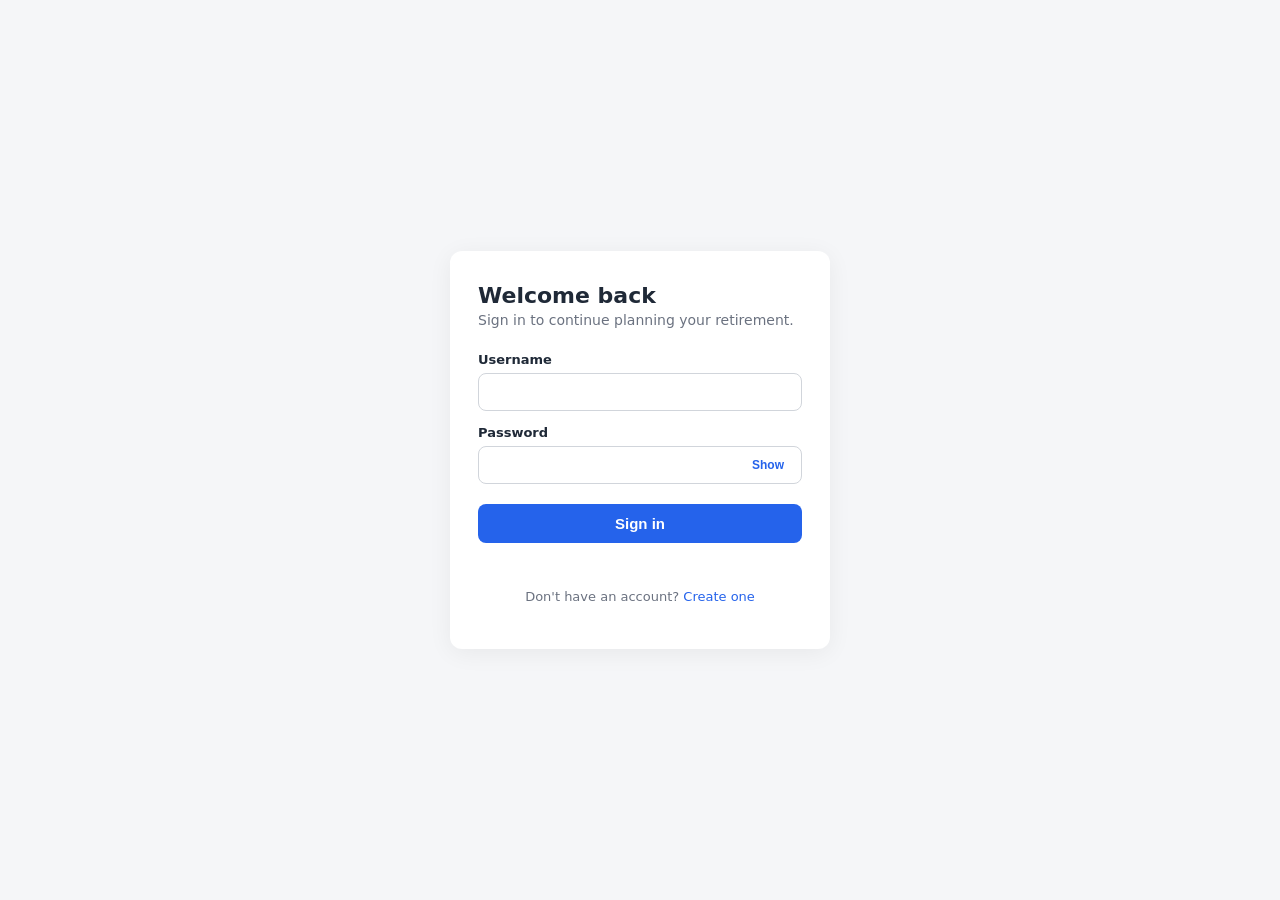
<file: frontend/index.html>
<!doctype html>
<html lang="en">
  <head>
    <meta charset="utf-8" />
    <title>Sign in · Research Buddy</title>
    <link rel="stylesheet" href="styles.css" />
  </head>
  <body>
    <main class="auth-wrap">
      <form class="auth-card" id="login-form">
        <h1>Welcome back</h1>
        <p class="sub">Sign in to continue planning your retirement.</p>

        <label for="username">Username</label>
        <input id="username" name="username" required autocomplete="username" />

        <label for="password">Password</label>
        <div class="password-field">
          <input
            id="password"
            name="password"
            type="password"
            required
            autocomplete="current-password"
          />
          <button
            type="button"
            class="toggle-password"
            data-target="password"
            aria-label="Show password"
          >
            Show
          </button>
        </div>

        <button type="submit" id="submit">Sign in</button>
        <div class="error" id="error"></div>

        <p class="switch">
          Don't have an account? <a href="signup.html">Create one</a>
        </p>
      </form>
    </main>

    <script src="app.js"></script>
    <script>
      const form = document.getElementById("login-form");
      const errorEl = document.getElementById("error");
      const submitBtn = document.getElementById("submit");

      document.querySelectorAll(".toggle-password").forEach((btn) => {
        btn.addEventListener("click", () => {
          const input = document.getElementById(btn.dataset.target);
          const showing = input.type === "text";
          input.type = showing ? "password" : "text";
          btn.textContent = showing ? "Show" : "Hide";
          btn.setAttribute(
            "aria-label",
            showing ? "Show password" : "Hide password",
          );
        });
      });

      const originalSubmitText = submitBtn.textContent;

      form.addEventListener("submit", async (e) => {
        e.preventDefault();
        errorEl.textContent = "";
        submitBtn.disabled = true;
        submitBtn.innerHTML =
          '<span class="btn-spinner" aria-hidden="true"></span>Signing in…';
        try {
          const data = await apiPost("/api/auth/login", {
            username: form.username.value.trim(),
            password: form.password.value,
          });
          Auth.save(data.access_token, data.user_id, data.username);
          window.location.href = "chat.html";
        } catch (err) {
          errorEl.textContent = err.message;
        } finally {
          submitBtn.disabled = false;
          submitBtn.textContent = originalSubmitText;
        }
      });
    </script>
  </body>
</html>
</file>
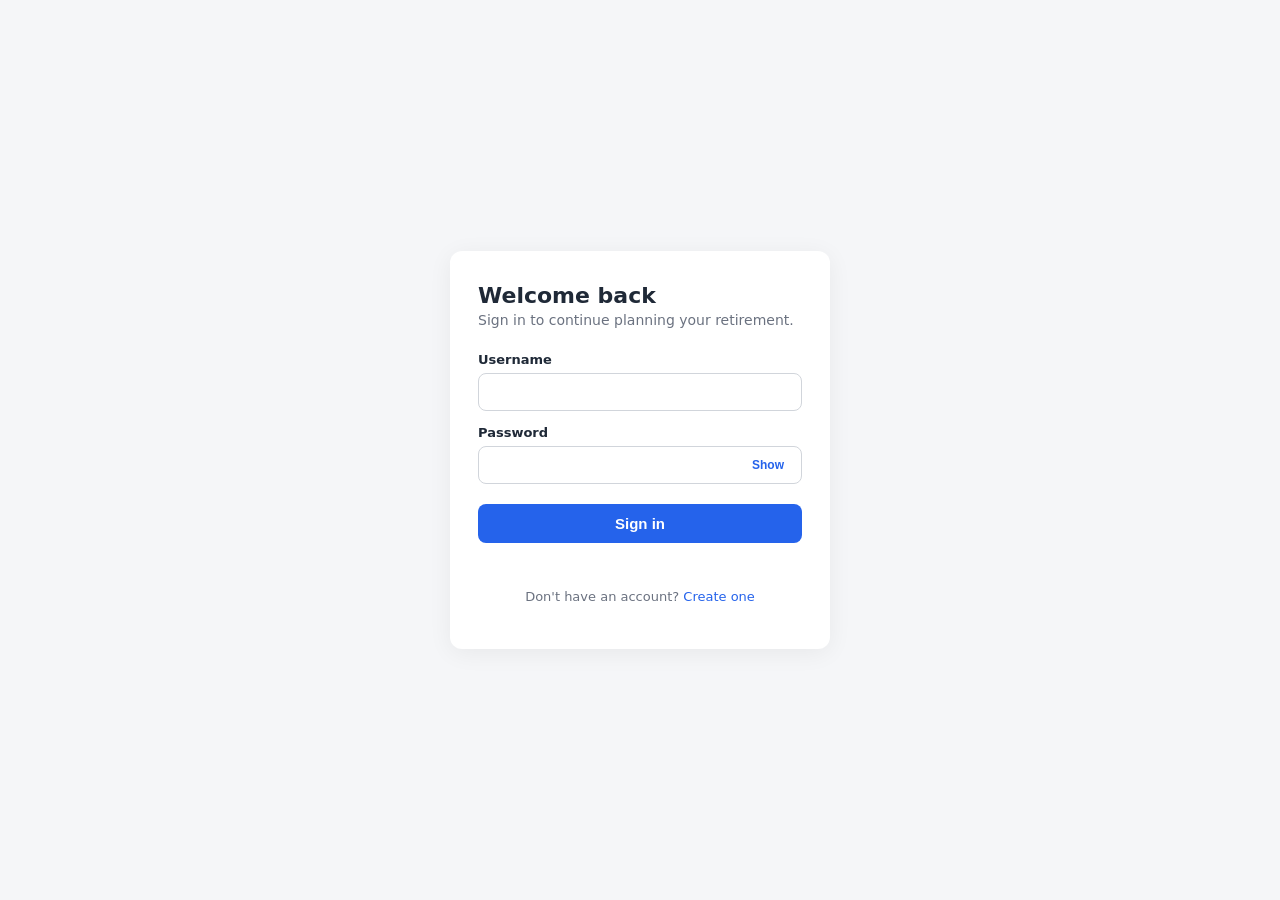
<file: frontend/chat.html>
<!doctype html>
<html lang="en">
  <head>
    <meta charset="utf-8" />
    <title>Research Buddy · Retirement Chat</title>
    <link rel="stylesheet" href="styles.css" />
  </head>
  <body class="chat-page">
    <header class="topbar">
      <h1>Research Buddy</h1>
      <div>
        <span class="user" id="user-label"></span>
        <button id="logout">Sign out</button>
      </div>
    </header>

    <section class="layout">
      <div class="chat-pane">
        <div class="thread" id="thread">
          <div id="typing-indicator" class="bubble assistant typing" hidden>
            <span class="dot"></span>
            <span class="dot"></span>
            <span class="dot"></span>
          </div>
        </div>
        <form class="composer" id="composer">
          <input
            id="message"
            placeholder="Type a message…"
            autocomplete="off"
            required
          />
          <button type="submit" id="send">Send</button>
        </form>
      </div>

      <aside class="side-panel">
        <div class="panel-card">
          <h2>Collected so far</h2>
          <ul class="collected-list" id="collected"></ul>
        </div>
        <div class="panel-card corpus-card" id="corpus-card" hidden>
          <h2>Retirement corpus</h2>
          <div class="corpus-amount" id="corpus-amount"></div>
          <div class="corpus-detail" id="corpus-future"></div>
          <div class="corpus-detail" id="corpus-period"></div>
          <div class="corpus-detail" id="corpus-real-rate"></div>
        </div>
      </aside>
    </section>

    <script src="app.js"></script>
    <script>
      Auth.requireSession();

      const userLabel = document.getElementById("user-label");
      const thread = document.getElementById("thread");
      const typingIndicator = document.getElementById("typing-indicator");
      const composer = document.getElementById("composer");
      const messageInput = document.getElementById("message");
      const sendBtn = document.getElementById("send");
      const collectedList = document.getElementById("collected");
      const corpusCard = document.getElementById("corpus-card");

      userLabel.textContent = `Signed in as ${Auth.username()}`;
      renderCollectedPanel(collectedList, null);

      document.getElementById("logout").addEventListener("click", () => {
        Auth.clear();
        window.location.href = "index.html";
      });

      function appendBubble(role, text) {
        const div = document.createElement("div");
        div.className = `bubble ${role}`;
        if (role === "assistant") {
          // Assistant messages may contain **bold**; render safely.
          div.innerHTML = formatBotHtml(text);
        } else {
          div.textContent = text;
        }
        thread.appendChild(div);
        thread.scrollTop = thread.scrollHeight;
      }

      function showCorpus(corpus) {
        if (!corpus) {
          corpusCard.hidden = true;
          return;
        }
        corpusCard.hidden = false;
        document.getElementById("corpus-amount").textContent =
          `₹ ${Number(corpus.corpus).toLocaleString("en-IN")}`;
        document.getElementById("corpus-future").textContent =
          `Future annual expense: ₹ ${Number(corpus.future_annual_expense).toLocaleString("en-IN")}`;
        document.getElementById("corpus-period").textContent =
          `Retirement period: ${corpus.retirement_period_years} years`;
        document.getElementById("corpus-real-rate").textContent =
          `Real rate of return: ${(Number(corpus.real_rate) * 100).toFixed(2)}%`;
      }

      function showTyping() {
        if (!typingIndicator) return;
        
        // Re-append the indicator to move it to the very bottom of the thread
        thread.appendChild(typingIndicator); 
        
        typingIndicator.hidden = false;
        thread.scrollTop = thread.scrollHeight;
      }

      function hideTyping() {
        if (!typingIndicator) return;
        typingIndicator.hidden = true;
      }

      let latestCollected = null;

      async function loadHistory() {
        try {
          const data = await apiGet(
            `/api/retirement/history?user_id=${Auth.userId()}`,
          );
          for (const msg of data.messages) {
            if (msg.role === "assistant") {
              const { collected, displayText } = parseCollected(msg.message);
              appendBubble("assistant", displayText || msg.message);
              if (collected) latestCollected = collected;
            } else {
              appendBubble(msg.role, msg.message);
            }
          }
          renderCollectedPanel(collectedList, latestCollected);
        } catch (err) {
          appendBubble("assistant", `Couldn't load history: ${err.message}`);
        }
      }

      composer.addEventListener("submit", async (e) => {
        e.preventDefault();
        const text = messageInput.value.trim();
        if (!text) return;
        appendBubble("user", text);
        messageInput.value = "";
        sendBtn.disabled = true;
        showTyping();
        try {
          const data = await apiPost("/api/retirement/chat", {
            user_id: Auth.userId(),
            message: text,
          });
          const { collected, displayText } = parseCollected(data.bot_message);
          appendBubble("assistant", displayText || data.bot_message);
          if (collected) latestCollected = collected;
          renderCollectedPanel(collectedList, latestCollected);
          if (data.corpus) showCorpus(data.corpus);
        } catch (err) {
          appendBubble("assistant", `Error: ${err.message}`);
        } finally {
          hideTyping();
          sendBtn.disabled = false;
          messageInput.focus();
        }
      });

      loadHistory();
    </script>
  </body>
</html>
</file>
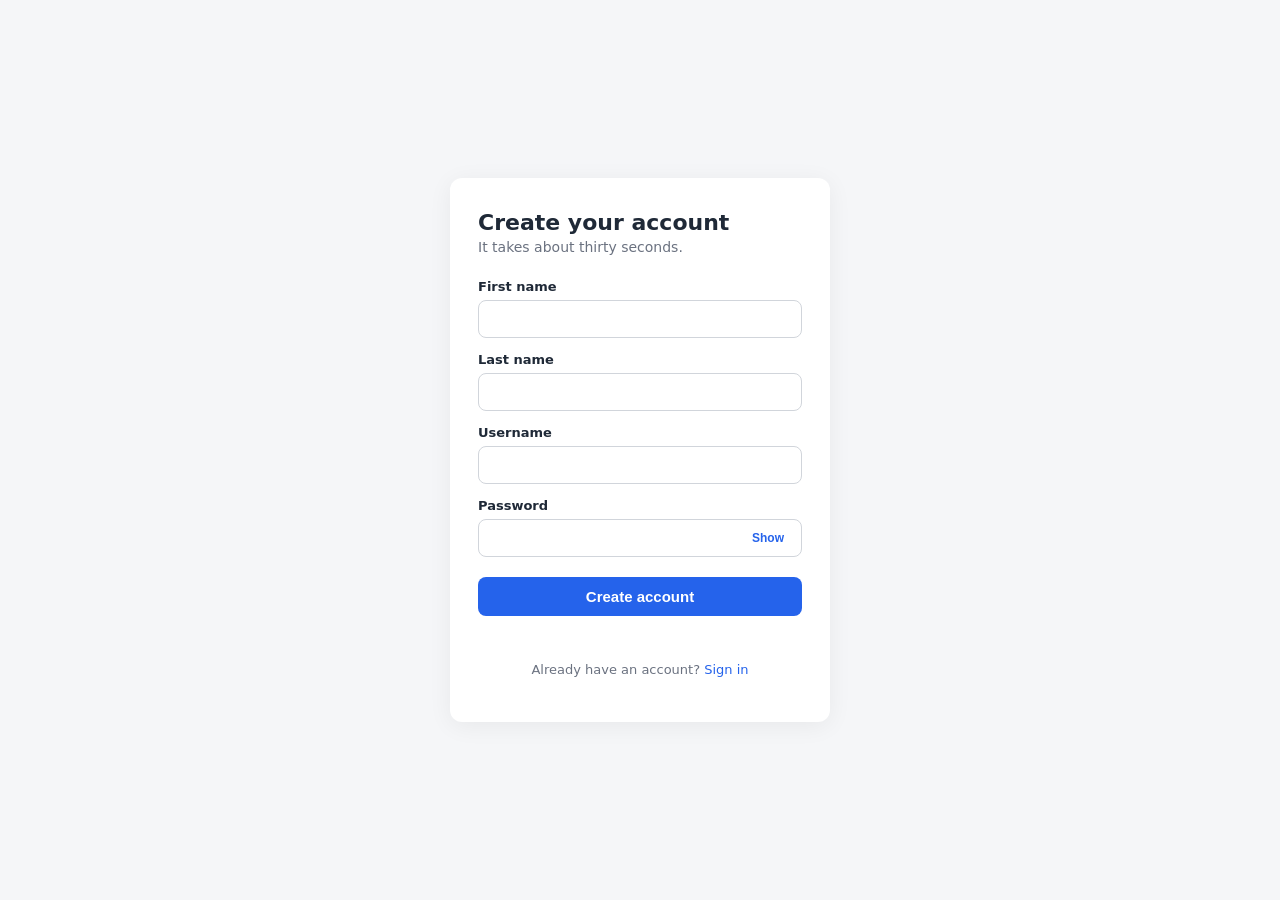
<file: frontend/signup.html>
<!doctype html>
<html lang="en">
  <head>
    <meta charset="utf-8" />
    <title>Create account · Research Buddy</title>
    <link rel="stylesheet" href="styles.css" />
  </head>
  <body>
    <main class="auth-wrap">
      <form class="auth-card" id="signup-form">
        <h1>Create your account</h1>
        <p class="sub">It takes about thirty seconds.</p>

        <label for="first_name">First name</label>
        <input id="first_name" name="first_name" required />

        <label for="last_name">Last name</label>
        <input id="last_name" name="last_name" required />

        <label for="username">Username</label>
        <input id="username" name="username" required autocomplete="username" />

        <label for="password">Password</label>
        <div class="password-field">
          <input
            id="password"
            name="password"
            type="password"
            required
            minlength="8"
            autocomplete="new-password"
          />
          <button
            type="button"
            class="toggle-password"
            data-target="password"
            aria-label="Show password"
          >
            Show
          </button>
        </div>

        <button type="submit" id="submit">Create account</button>
        <div class="error" id="error"></div>

        <p class="switch">
          Already have an account? <a href="index.html">Sign in</a>
        </p>
      </form>
    </main>

    <script src="app.js"></script>
    <script>
      const form = document.getElementById("signup-form");
      const errorEl = document.getElementById("error");
      const submitBtn = document.getElementById("submit");

      document.querySelectorAll(".toggle-password").forEach((btn) => {
        btn.addEventListener("click", () => {
          const input = document.getElementById(btn.dataset.target);
          const showing = input.type === "text";
          input.type = showing ? "password" : "text";
          btn.textContent = showing ? "Show" : "Hide";
          btn.setAttribute(
            "aria-label",
            showing ? "Show password" : "Hide password",
          );
        });
      });

      const originalSubmitText = submitBtn.textContent;

      form.addEventListener("submit", async (e) => {
        e.preventDefault();
        errorEl.textContent = "";
        submitBtn.disabled = true;
        submitBtn.innerHTML =
          '<span class="btn-spinner" aria-hidden="true"></span>Creating account…';
        try {
          const data = await apiPost("/api/auth/signup", {
            first_name: form.first_name.value.trim(),
            last_name: form.last_name.value.trim(),
            username: form.username.value.trim(),
            password: form.password.value,
          });
          Auth.save(data.access_token, data.user_id, data.username);
          window.location.href = "chat.html";
        } catch (err) {
          errorEl.textContent = err.message;
        } finally {
          submitBtn.disabled = false;
          submitBtn.textContent = originalSubmitText;
        }
      });
    </script>
  </body>
</html>
</file>
<file: frontend/styles.css>
* {
  box-sizing: border-box;
}

body {
  margin: 0;
  font-family: system-ui, -apple-system, "Segoe UI", Roboto, sans-serif;
  background: #f5f6f8;
  color: #1f2937;
}

/* ---------- Auth pages (login / signup) ---------- */

.auth-wrap {
  min-height: 100vh;
  display: flex;
  align-items: center;
  justify-content: center;
  padding: 24px;
}

.auth-card {
  background: #fff;
  padding: 32px 28px;
  border-radius: 12px;
  width: 100%;
  max-width: 380px;
  box-shadow: 0 4px 24px rgba(0, 0, 0, 0.06);
}

.auth-card h1 {
  margin: 0 0 4px;
  font-size: 22px;
}

.auth-card .sub {
  margin: 0 0 24px;
  color: #6b7280;
  font-size: 14px;
}

.auth-card label {
  display: block;
  font-size: 13px;
  font-weight: 600;
  margin: 14px 0 6px;
}

.auth-card input {
  width: 100%;
  padding: 10px 12px;
  border: 1px solid #d1d5db;
  border-radius: 8px;
  font-size: 14px;
}

.auth-card input:focus {
  outline: none;
  border-color: #2563eb;
  box-shadow: 0 0 0 3px rgba(37, 99, 235, 0.15);
}

/* Password field with show/hide toggle */
.password-field {
  position: relative;
}

.password-field input {
  padding-right: 64px; /* leave room for the toggle button */
}

.password-field .toggle-password {
  position: absolute;
  top: 50%;
  right: 8px;
  transform: translateY(-50%);
  margin: 0;
  width: auto;
  padding: 4px 10px;
  background: transparent;
  color: #2563eb;
  border: none;
  border-radius: 6px;
  font-size: 12px;
  font-weight: 600;
  cursor: pointer;
}

.password-field .toggle-password:hover {
  background: rgba(37, 99, 235, 0.08);
}

.auth-card button {
  margin-top: 20px;
  width: 100%;
  padding: 11px;
  border: none;
  border-radius: 8px;
  background: #2563eb;
  color: #fff;
  font-size: 15px;
  font-weight: 600;
  cursor: pointer;
}

.auth-card button:hover:not(:disabled) {
  background: #1d4ed8;
}

.auth-card button:disabled {
  background: #93c5fd;
  cursor: not-allowed;
}

/* Loading spinner shown inside the submit button */
.btn-spinner {
  display: inline-block;
  width: 14px;
  height: 14px;
  margin-right: 8px;
  border: 2px solid rgba(255, 255, 255, 0.4);
  border-top-color: #fff;
  border-radius: 50%;
  animation: btn-spin 0.7s linear infinite;
  vertical-align: -2px;
}

@keyframes btn-spin {
  to {
    transform: rotate(360deg);
  }
}

.auth-card .switch {
  margin-top: 16px;
  text-align: center;
  font-size: 13px;
  color: #6b7280;
}

.auth-card .switch a {
  color: #2563eb;
  text-decoration: none;
}

.error {
  margin-top: 12px;
  color: #b91c1c;
  font-size: 13px;
  min-height: 18px;
}

/* ---------- Chat page ---------- */

.chat-page {
  min-height: 100vh;
  display: flex;
  flex-direction: column;
}

.topbar {
  background: #fff;
  border-bottom: 1px solid #e5e7eb;
  padding: 12px 20px;
  display: flex;
  align-items: center;
  justify-content: space-between;
}

.topbar h1 {
  margin: 0;
  font-size: 16px;
}

.topbar .user {
  font-size: 13px;
  color: #6b7280;
}

.topbar button {
  margin-left: 12px;
  background: none;
  border: 1px solid #d1d5db;
  padding: 6px 12px;
  border-radius: 6px;
  cursor: pointer;
  font-size: 13px;
}

.layout {
  flex: 1;
  display: grid;
  grid-template-columns: 1fr 320px;
  gap: 20px;
  padding: 20px;
  max-width: 1200px;
  width: 100%;
  margin: 0 auto;
}

.chat-pane {
  background: #fff;
  border-radius: 12px;
  display: flex;
  flex-direction: column;
  overflow: hidden;
  box-shadow: 0 2px 8px rgba(0, 0, 0, 0.04);
  min-height: 500px;
}

.thread {
  flex: 1;
  padding: 20px;
  overflow-y: auto;
  display: flex;
  flex-direction: column;
  gap: 12px;
}

.bubble {
  max-width: 80%;
  padding: 10px 14px;
  border-radius: 12px;
  font-size: 14px;
  line-height: 1.45;
  white-space: pre-wrap;
  word-wrap: break-word;
}

.bubble.user {
  align-self: flex-end;
  background: #2563eb;
  color: #fff;
  border-bottom-right-radius: 4px;
}

.bubble.assistant {
  align-self: flex-start;
  background: #f3f4f6;
  color: #111827;
  border-bottom-left-radius: 4px;
}

.composer {
  border-top: 1px solid #e5e7eb;
  padding: 12px;
  display: flex;
  gap: 8px;
}

.composer input {
  flex: 1;
  padding: 10px 12px;
  border: 1px solid #d1d5db;
  border-radius: 8px;
  font-size: 14px;
}

.composer input:focus {
  outline: none;
  border-color: #2563eb;
}

.composer button {
  padding: 0 18px;
  background: #2563eb;
  color: #fff;
  border: none;
  border-radius: 8px;
  font-weight: 600;
  cursor: pointer;
}

.composer button:disabled {
  background: #93c5fd;
  cursor: not-allowed;
}

/* ---------- Right panel ---------- */

.side-panel {
  display: flex;
  flex-direction: column;
  gap: 16px;
}

.panel-card {
  background: #fff;
  border-radius: 12px;
  padding: 16px;
  box-shadow: 0 2px 8px rgba(0, 0, 0, 0.04);
}

.panel-card h2 {
  margin: 0 0 12px;
  font-size: 14px;
  color: #374151;
  text-transform: uppercase;
  letter-spacing: 0.04em;
}

.collected-list {
  list-style: none;
  margin: 0;
  padding: 0;
}

.collected-list li {
  display: flex;
  justify-content: space-between;
  gap: 12px;
  padding: 6px 0;
  font-size: 13px;
  border-bottom: 1px solid #f3f4f6;
}

.collected-list li:last-child {
  border-bottom: none;
}

.collected-list .field-label {
  color: #6b7280;
}

.collected-list .field-value {
  color: #111827;
  font-weight: 600;
  text-align: right;
  max-width: 60%;
  overflow-wrap: anywhere;
}

.collected-list .pending .field-value {
  color: #9ca3af;
  font-weight: 400;
}

.corpus-card {
  background: #ecfdf5;
  border: 1px solid #a7f3d0;
}

.corpus-card h2 {
  color: #047857;
}

.corpus-amount {
  font-size: 22px;
  font-weight: 700;
  color: #065f46;
  margin: 4px 0 8px;
}

.corpus-detail {
  font-size: 12px;
  color: #047857;
  margin: 2px 0;
}

/* Typing indicator (three animated dots) - unified below */

/* Typing indicator inside chat thread */
.bubble.typing {
  max-width: 64px;
  padding: 8px 10px;
  border-radius: 12px;
  display: flex;
  gap: 6px;
  align-items: center;
  justify-content: center;
}

/* The native `hidden` attribute is just `display: none`, which any rule
   that sets `display` will override. Force it back when hidden is set. */
.bubble.typing[hidden] {
  display: none;
}

.bubble.typing .dot {
  width: 8px;
  height: 8px;
  border-radius: 50%;
  background: #9ca3af;
  display: inline-block;
  animation: typing-bounce 1s infinite ease-in-out;
}

.bubble.typing .dot:nth-child(2) {
  animation-delay: 0.12s;
}

.bubble.typing .dot:nth-child(3) {
  animation-delay: 0.24s;
}

@keyframes typing-bounce {
  0%, 80%, 100% { transform: translateY(0); opacity: 0.6; }
  40% { transform: translateY(-6px); opacity: 1; }
}
</file>
